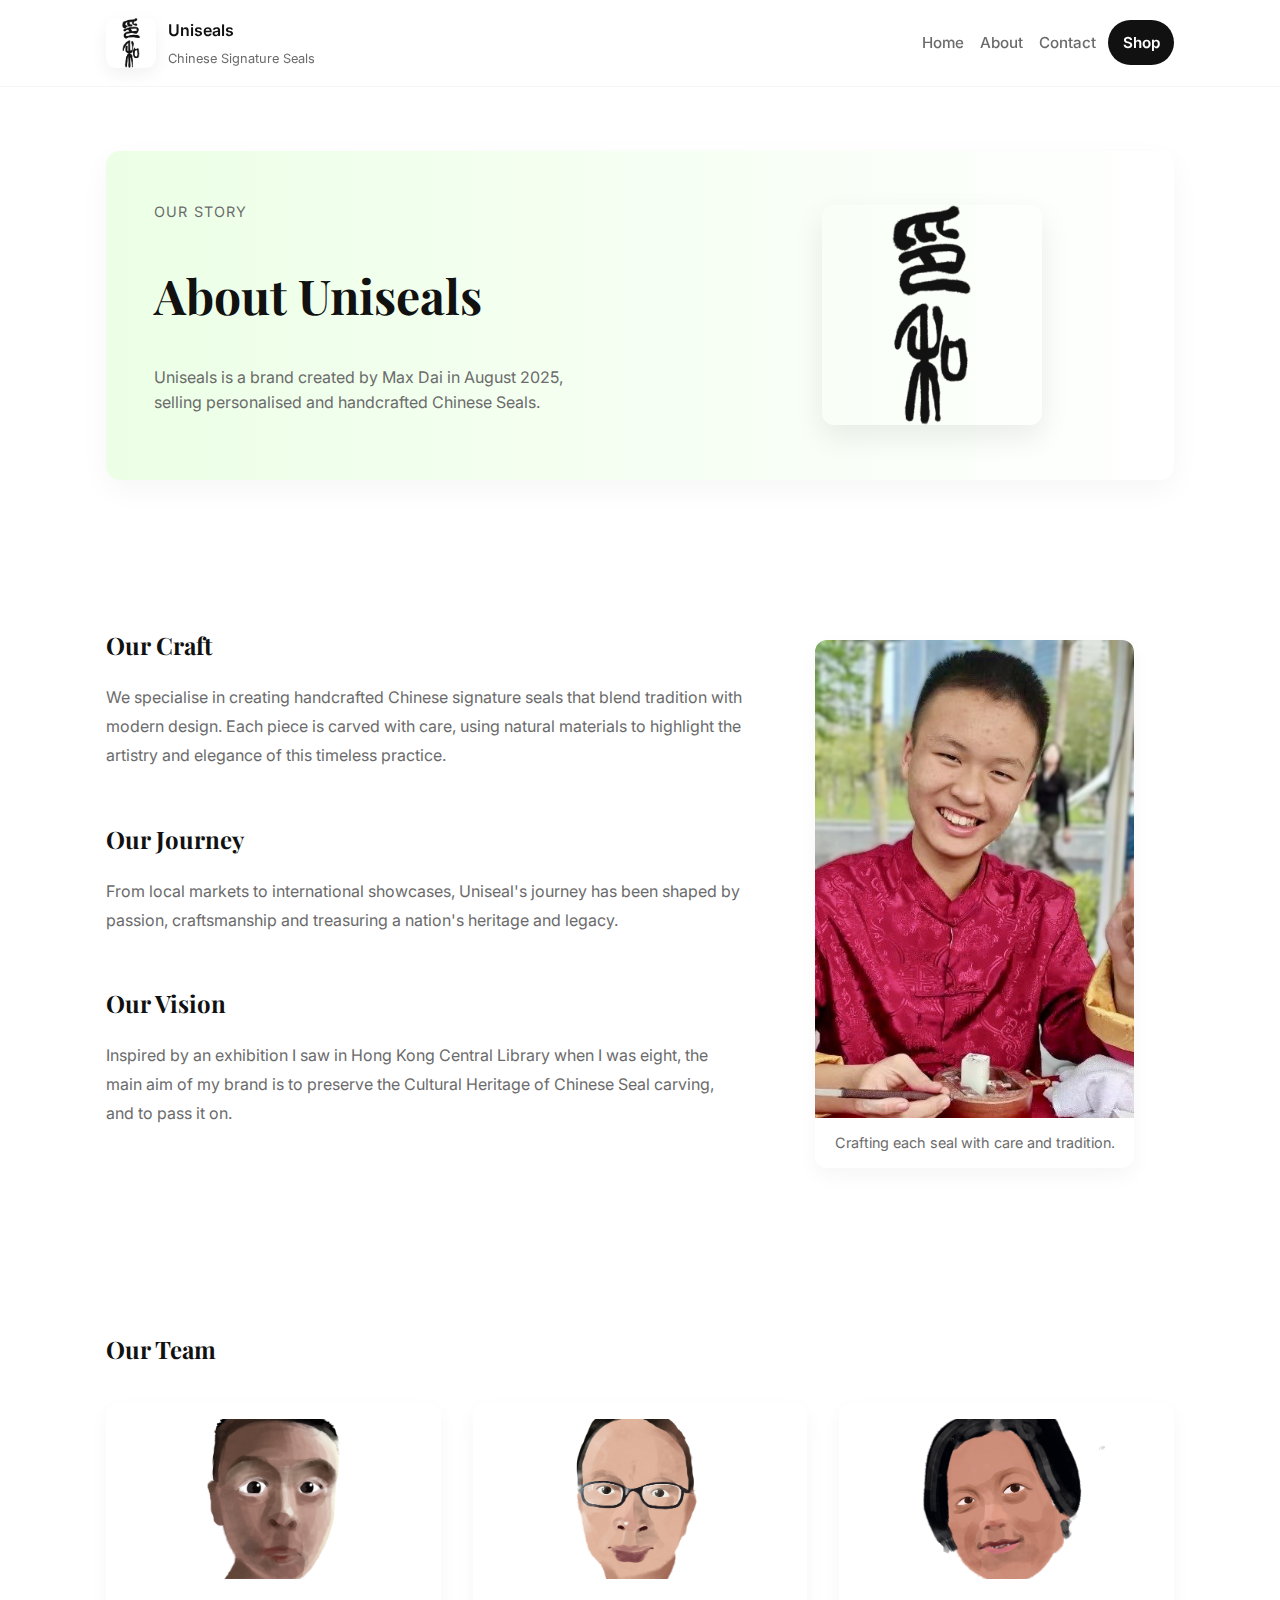
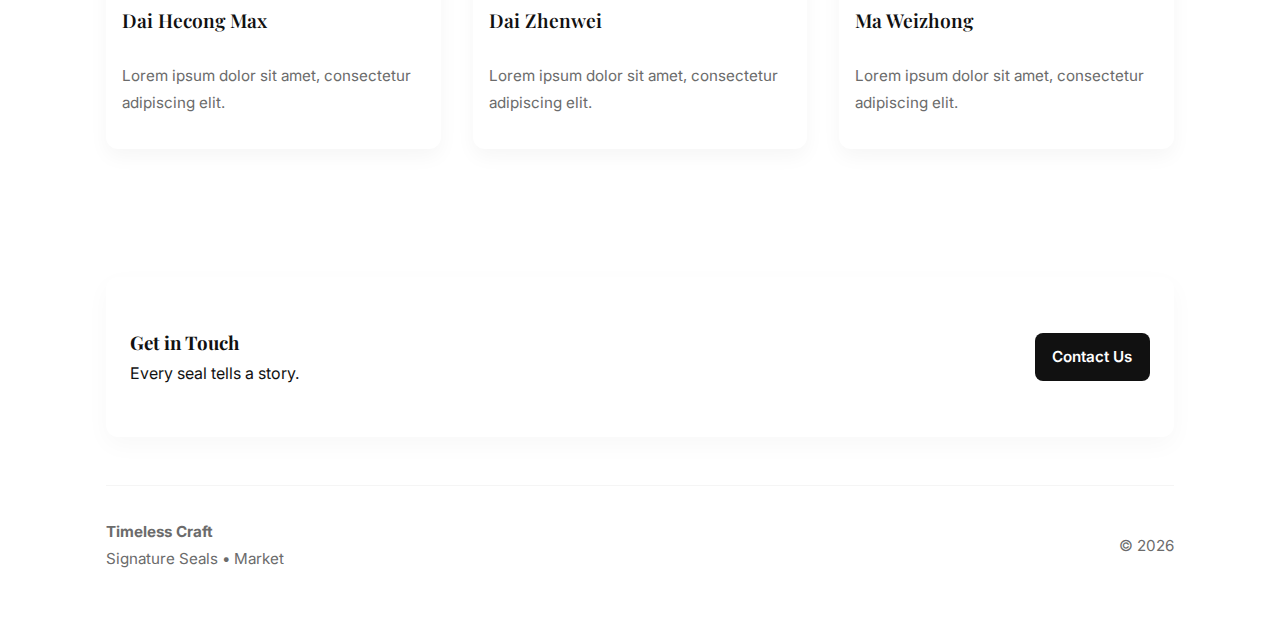
<file: about.html>
<!doctype html>
<html lang="en">
<head>
  <meta charset="utf-8" />
  <meta name="viewport" content="width=device-width,initial-scale=1" />
  <title>About — Uniseals</title>
  <link rel="icon" href="images/favicon.png" type="image/png">

  <!-- Fonts -->
  <link href="https://fonts.googleapis.com/css2?family=Playfair+Display:wght@400;600&family=Inter:wght@300;400;600&display=swap" rel="stylesheet">

  <!-- SEO -->
  <meta name="description" content="Learn more about Uniseals — our craft, story, and timeless artistry." />

  <!-- External CSS -->
  <link rel="stylesheet" href="styles.css">
</head>
<body>
<header>
  <div class="nav">
    <!-- Brand -->
    <a class="brand" href="index.html">
      <img src="images/logo.png" alt="印和" class="logo">
      <div>
        <div class="brand-title">Uniseals</div>
        <div class="brand-subtitle">Chinese Signature Seals</div>
      </div>
    </a>
    <div class="nav-right">
      <nav class="nav-links" id="mobileMenu">
        <a href="index.html">Home</a>
        <a href="about.html">About</a>
        <a href="#contact">Contact</a>
      </nav>
        <a class="cta" href="shop.html">Shop</a>
    </div>

    <!-- Hamburger -->
    <button class="hamburger" id="hamburger" aria-label="Menu">☰</button>
  </div>
</header>

<main class="container">
  <!-- Hero / Intro -->
  <section class="hero" aria-labelledby="about-hero-heading">
    <div class="hero-left">
      <div class="eyebrow">Our Story</div>
      <h1 id="about-hero-heading">About Uniseals</h1>
      <p class="lead">Uniseals is a brand created by Max Dai in August 2025, selling personalised and handcrafted Chinese Seals.</p>
    </div>
    <div class="hero-right" aria-hidden="true">
      <img src="images/logo.png" alt="Placeholder Seal" class="preview" />
    </div>
  </section>

  <section id="about">
  <div class="about-wrapper">
    <div class="about-text">
      <h2>Our Craft</h2>
      <p>We specialise in creating handcrafted Chinese signature seals that blend tradition with modern design. Each piece is carved with care, using natural materials to highlight the artistry and elegance of this timeless practice.</p>

      <h2>Our Journey</h2>
      <p>From local markets to international showcases, Uniseal's journey has been shaped by passion, craftsmanship and treasuring a nation's heritage and legacy.</p>

      <h2>Our Vision</h2>
      <p>Inspired by an exhibition I saw in Hong Kong Central Library when I was eight, the main aim of my brand is to preserve the Cultural Heritage of Chinese Seal carving, and to pass it on.</p>
    </div>

    <figure class="about-side-image">
      <img src="images/About_Side1.jpg" alt="Crafting seals by hand">
      <figcaption>Crafting each seal with care and tradition.</figcaption>
    </figure>
  </div>
</section>

  <!-- Team -->
  <section id="team">
    <h2>Our Team</h2>
    <div class="grid">

      <article class="card">
        <img src="images/DaiHecongMax.png" alt="Team Member">
        <h3>Dai Hecong Max</h3>
        <p>Lorem ipsum dolor sit amet, consectetur adipiscing elit.</p>
      </article>

      <article class="card">
        <img src="images/DaiZhenwei.png" alt="Team Member">
        <h3>Dai Zhenwei</h3>
        <p>Lorem ipsum dolor sit amet, consectetur adipiscing elit.</p>
      </article>

      <article class="card">
        <img src="images/MaWeizhong.png" alt="Team Member">
        <h3>Ma Weizhong</h3>
        <p>Lorem ipsum dolor sit amet, consectetur adipiscing elit.</p>
      </article>

    </div>
  </section>

  <!-- Contact CTA -->
  <section class="cta-section" id="contact">
    <div class="cta-inner">
      <div>
        <h3>Get in Touch</h3>
        <div>Every seal tells a story.</div>
      </div>
      <a class="btn btn-primary" href="index.html#contact">Contact Us</a>
    </div>
  </section>

  <!-- Footer -->
  <footer>
    <div class="footer-inner">
      <div>
        <strong>Timeless Craft</strong>
        <div>Signature Seals • Market</div>
      </div>
      <div class="footer-links">
        <div>© <span id="year"></span></div>
      </div>
    </div>
  </footer>
</main>

<script>
  document.getElementById('year').textContent = new Date().getFullYear();

  const hamburger = document.getElementById('hamburger');
  const mobileMenu = document.getElementById('mobileMenu');

  hamburger.addEventListener('click', () => {
    mobileMenu.classList.toggle('active');
  });
</script>

</body>

</html>
</file>
<file: styles.css>
:root {
  --bg: #ffffff;
  --accent: #fffacd;
  --ink: #111111;
  --muted: #6b6b6b;
  --radius: 8px;
  --max-width: 1100px;
}

html { scroll-behavior: smooth; }

/* Reset */
* { box-sizing: border-box; }
html, body { height: 100%; }

section {
  padding-block: 2rem; /* 5rem top and bottom */
}

body {
  margin: 0;
  font-family: Inter, system-ui, -apple-system, "Segoe UI", Roboto, "Helvetica Neue", Arial;
  color: var(--ink);
  background: var(--bg);
  line-height: 1.8;
}

/* Typography rhythm */
h4, h5, h6 {
  font-family: Playfair Display, serif;
  margin-top: 2.5rem;
  margin-bottom: 1rem;
}
h1 {
  font-family: Playfair Display, serif;
  margin-top: 2.5rem;
  margin-bottom: 2.5rem;
}
h2 {
  font-family: Playfair Display, serif;
  margin-top: 3rem;
  margin-bottom: 1rem;
}
h3 {
  font-family: Playfair Display, serif;
  margin-top: .5rem;
  margin-bottom: .5rem;
}
p {
  color: var(--muted);
  margin: 0 0 1rem 0;
}

/* Layout */
.container {
  max-width: var(--max-width);
  margin: 0 auto;
  padding: 1rem;
}

/* Header */
header {
  position: sticky;
  top: 0;
  z-index: 40;
  backdrop-filter: blur(6px);
  background: rgba(255, 255, 255, 0.6);
  border-bottom: 1px solid rgba(0,0,0,0.04);
}
.nav {
  display: flex;
  align-items: center;
  justify-content: space-between;
  padding: 1rem;
  max-width: var(--max-width);
  margin: 0 auto;
}
.nav-right {
  display: flex;
  align-items: center;
  gap: 1rem;
}
.nav-links {
  display: flex;
  gap: 1rem;
}
.nav-links a {
  color: var(--muted);
  text-decoration: none;
  font-weight: 500;
  font-size: .95rem;
  transition: color 0.2s ease;
}
.nav-links a:hover { color: var(--ink); }

.brand {
  display: flex;
  align-items: center;
  gap: .75rem;
  text-decoration: none;
  color: var(--ink);
}
.logo {
  width: 50px;
  height: 50px;
  border-radius: 10px;
  object-fit: contain;
  box-shadow: 0 6px 18px rgba(17,17,17,0.06);
}
.brand-title { font-weight: 600; }
.brand-subtitle { font-size: .8rem; color: var(--muted); margin-top: 2px; }

.cta {
  background: var(--ink);
  color: #fff;
  padding: .55rem .9rem;
  border-radius: 999px;
  text-decoration: none;
  font-weight: 600;
  font-size: .95rem;
  transition: background 0.2s ease;
}
.cta:hover { background: #333; }

.hamburger {
  font-size: 1.5rem;
  background: none;
  border: none;
  cursor: pointer;
  display: none;
}
.cta-section {
  background: linear-gradient(90deg, #fff, #f9f9f9);
}

/* Responsive nav */
@media (max-width: 768px) {
  .hamburger { display: block; }
  .nav-links {
    display: none;
    flex-direction: column;
    background: #fff;
    position: absolute;
    top: 60px;
    right: 1rem;
    padding: 1rem;
    border-radius: 8px;
    box-shadow: 0 4px 12px rgba(0,0,0,0.1);
  }
  .nav-links.active { display: flex; }
}

/* Hero */
.hero {
  display: flex;
  align-items: center;
  justify-content: space-between;
  gap: 2rem;
  padding: 3rem;
  margin: 3rem 0;
  margin-bottom: 6rem;
  background: linear-gradient(90deg, rgba(236,255,230,1), rgba(255,255,255,1));
  border-radius: 14px;
  box-shadow: 0 10px 30px rgba(17,17,17,0.04);
}
.hero-left { max-width: 58%; }
.eyebrow {
  color: var(--muted);
  font-size: .9rem;
  letter-spacing: .08em;
  text-transform: uppercase;
}
h1 {
  font-size: 3rem;
  line-height: 1.25;
}
p.lead {
  color: var(--muted);
  font-size: 1rem;
  line-height: 1.6;
  max-width: 46ch;
}
.hero-actions { display: flex; gap: 1rem; }
.btn {
  display: inline-block;
  padding: .65rem 1.1rem;
  border-radius: 8px;
  text-decoration: none;
  font-weight: 600;
  font-size: .95rem;
  margin-top: 2rem;
  margin-bottom: 2rem;

}
.btn-primary { background: var(--ink); color: #fff; }
.btn-ghost { background: transparent; border: 1px solid rgba(17,17,17,0.06); color: var(--ink); }
.btn-primary:hover { background: #333; }
.btn-ghost:hover { border-color: var(--muted); }
.btn-ghost.view-all {
  display: inline-block;
  padding: 0.6rem 1.2rem;
  border: 1px solid var(--ink);   /* thin border */
  background: transparent;
  color: var(--ink);
  text-decoration: none;
  border-radius: 4px;
  transition: all 0.25s ease;
  font-size: 0.95rem;
}

/* Hover effect: light up */
.btn-ghost.view-all:hover {
  background: var(--muted);
  color: #fff;                    /* invert text */
  box-shadow: 0 0 12px rgba(0,0,0,0.15); /* subtle glow */
}

.hero-right { width: 40%; display: flex; justify-content: center; }
.preview {
  width: 220px;
  height: 220px;
  border-radius: 12px;
  object-fit: contain;
  box-shadow: 0 12px 30px rgba(17,17,17,0.08);
}

/* About */
.about-wrapper { display: flex; gap: 1.25rem; flex-wrap: wrap; align-items: flex-start; }
.about-text { flex: 1; min-width: 260px; }
.about-card {
  width: 300px;
  min-width: 180px;
  background: #fff;
  border-radius: 12px;
  padding: 1rem;
  box-shadow: 0 8px 20px rgba(17,17,17,0.04);
}
.about-card strong { display: block; margin-bottom: .5rem; }

/* Product grid */
.shop-header { display: flex; justify-content: space-between; align-items: flex-end; }
.grid {
  display: grid;
  grid-template-columns: repeat(3,1fr);
  gap: 2rem;
  margin: 2rem 0;
}
.card {
  background: #fff;
  border-radius: 12px;
  padding: 1rem;
  box-shadow: 0 8px 20px rgba(17,17,17,0.04);
  display: flex;
  flex-direction: column;
  gap: 1rem;
  position: relative;
}
.price-tag {
  position: absolute;
  top: 0.75rem;
  right: 0.75rem;
  font-size: 0.85rem;
  font-weight: 500;
  color: #333;
  background: rgba(255, 255, 200, 0.35); /* pastel yellow tint */
  backdrop-filter: blur(6px);
  -webkit-backdrop-filter: blur(6px);
  padding: 0.4rem 0.75rem;
  border-radius: 8px;
  border: 1px solid rgba(255, 255, 200, 0.4);
  box-shadow: 0 4px 12px rgba(0, 0, 0, 0.06);
}
.price-tag {
  opacity: 0;
  transform: translateY(-10px);
  transition: opacity 0.4s ease, transform 0.4s ease;
}

.card.show-price .price-tag {
  opacity: 1;
  transform: translateY(0);
}
.card img { width: 100%; height: 160px; object-fit: contain; border-radius: 8px; }
.card h3 { font-size: 1.2rem; font-weight: 600; }
.card p { font-size: .95rem; }
.card:hover {
  transform: translateY(-4px);
  box-shadow: 0 12px 24px rgba(17,17,17,0.08);
  transition: all 0.25s ease;
}

/* CTA section */
.cta-section {
  margin: 3rem 0;
  padding: 1.5rem;
  border-radius: 12px;
  background: #fff;
  box-shadow: 0 8px 24px rgba(17,17,17,0.03);
}
.cta-inner {
  display: flex;
  align-items: center;
  justify-content: space-between;
  gap: 1rem;
  flex-wrap: wrap;
}
.cta-inner h3 { margin: 0; }
.cta-inner p { margin: .35rem 0 0 0; color: var(--muted); }

/* Contact */
form {
  display: grid;
  grid-template-columns: 1fr 1fr;
  gap: 1rem;
  max-width: 760px;
}
form input, form textarea {
  padding: .75rem;
  font-family: Inter;
  border-radius: 8px;
  border: 1px solid rgba(0,0,0,0.06);
}
form textarea { grid-column: 1 / -1; }
form button { grid-column: 1 / -1; width: fit-content; }

/* Footer */
footer {
  margin-top: 3rem;
  padding: 2rem 0;
  border-top: 1px solid rgba(0,0,0,0.04);
  color: var(--muted);
  font-size: .95rem;
}
.footer-inner {
  display: flex;
  justify-content: space-between;
  align-items: center;
  gap: 1rem;
  flex-wrap: wrap;
}
.footer-links a { color: var(--muted); text-decoration: none; margin-left: 1rem; }

/* Responsive adjustments */
@media (max-width: 900px) {
  .hero {
    flex-direction: column;
    align-items: flex-start;
    padding: 2rem;
  }
  .hero-left { max-width: 100%; }
  .hero-right { width: 100%; justify-content: flex-start; }
  .preview { width: 180px; height: 180px; }
  .grid { grid-template-columns: repeat(2,1fr); }
}

@media (max-width: 600px) {
  .grid { grid-template-columns: 1fr; }
  form { grid-template-columns: 1fr; }
  .hero { padding: 1.5rem; }
  h1 { font-size: 2.2rem; }
}
.about-wrapper {
  display: flex;
  gap: 2rem;
  align-items: flex-start;   /* align columns at the top */
  flex-wrap: wrap;           /* allow stacking on small screens */
}

.about-text {
  flex: 2;
  min-width: 260px;
}

.about-text h2:first-of-type {
  margin-top: 0;
}

.about-side-image {
  flex: 1;
  min-width: 220px;
  max-height: 100%;          /* prevent it from stretching wrapper */
  display: flex;
  flex-direction: column;
  justify-content: flex-start;
  background: #fff;
  border-radius: 12px;
  box-shadow: 0 8px 20px rgba(17,17,17,0.04);
  overflow: hidden;
  text-align: center;
}

.about-side-image img {
  width: 100%;
  height: auto;
  max-height: 70vh;
  object-fit: cover;
}

.about-side-image figcaption {
  font-size: .9rem;
  color: var(--muted);
  padding: .75rem;
}
.seal-stamp {
  opacity: 0; /* instead of 0 */
  transform: scale(1) rotate(0deg);
}

.seal-stamp.stamped {
  opacity: 1;
  transform: scale(1) rotate(0deg);
}
.seal-stamp.stamped {
  animation: stamp-bounce 300ms ease-out;
}

@keyframes stamp-bounce {
  0%   { transform: scale(0.9) translateY(-6px); }
  60%  { transform: scale(1.02) translateY(0); }
  100% { transform: scale(1) translateY(0); }
}

/* ------------------------------
   Responsive Typography
------------------------------ */
html {
  font-size: 100%;
}

@media (max-width: 1024px) {
  html {
    font-size: 95%;
  }
}

@media (max-width: 768px) {
  html {
    font-size: 90%;
  }
}

@media (max-width: 480px) {
  html {
    font-size: 85%;
  }
}

/* ------------------------------
   Section Spacing Consistency
------------------------------ */
section {
  padding-block: 3rem;
}

@media (max-width: 768px) {
  section {
    padding-block: 2rem;
  }
}

/* ------------------------------
   Navigation Enhancements
------------------------------ */
.nav-links a {
  padding: 0.5rem 0;
  display: block;
}

.nav-right {
  flex-direction: row;
  gap: 0.75rem;
}

@media (max-width: 768px) {
  .nav-links {
    width: 180px;
    right: 0.5rem;
    top: 60px;
  }

  .cta {
    font-size: 1rem;
    padding: 0.6rem 1rem;
  }
}

/* ------------------------------
   Hero Section Tweaks
------------------------------ */
@media (max-width: 768px) {
  .hero {
    padding: 2rem 1rem;
    text-align: center;
  }

  .hero-left,
  .hero-right {
    width: 100%;
    max-width: 100%;
  }

.hero-right {
  display: flex;
  justify-content: center;
  align-items: center;
  width: 40%;
}

@media (max-width: 768px) {
  .hero-right {
    width: 100%;
    justify-content: center;
    margin-top: 1rem;
  }
}

  .hero-actions {
    flex-direction: column;
    align-items: center;
  }

  .preview {
    width: 180px;
    height: auto;
  }
}

/* ------------------------------
   About Section Responsiveness
------------------------------ */
@media (max-width: 768px) {
  .about-wrapper {
    flex-direction: column;
    gap: 2rem;
  }

  .about-side-image {
    margin: 0 auto;
    text-align: center;
  }

  .about-card {
    width: 100%;
  }
}

/* ------------------------------
   Product Grid Responsiveness
------------------------------ */
@media (max-width: 1024px) {
  .grid {
    grid-template-columns: repeat(2, 1fr);
  }
}

@media (max-width: 600px) {
  .grid {
    grid-template-columns: 1fr;
  }

  .card img {
    height: auto;
  }
}

/* ------------------------------
   Contact Form Enhancements
------------------------------ */
@media (max-width: 768px) {
  form {
    grid-template-columns: 1fr;
  }

  form button {
    width: 100%;
  }
}

/* ------------------------------
   Footer Responsiveness
------------------------------ */
@media (max-width: 768px) {
  .footer-inner {
    flex-direction: column;
    align-items: flex-start;
    gap: 1rem;
  }

  .footer-links {
    width: 100%;
    display: flex;
    justify-content: space-between;
  }
}
</file>
